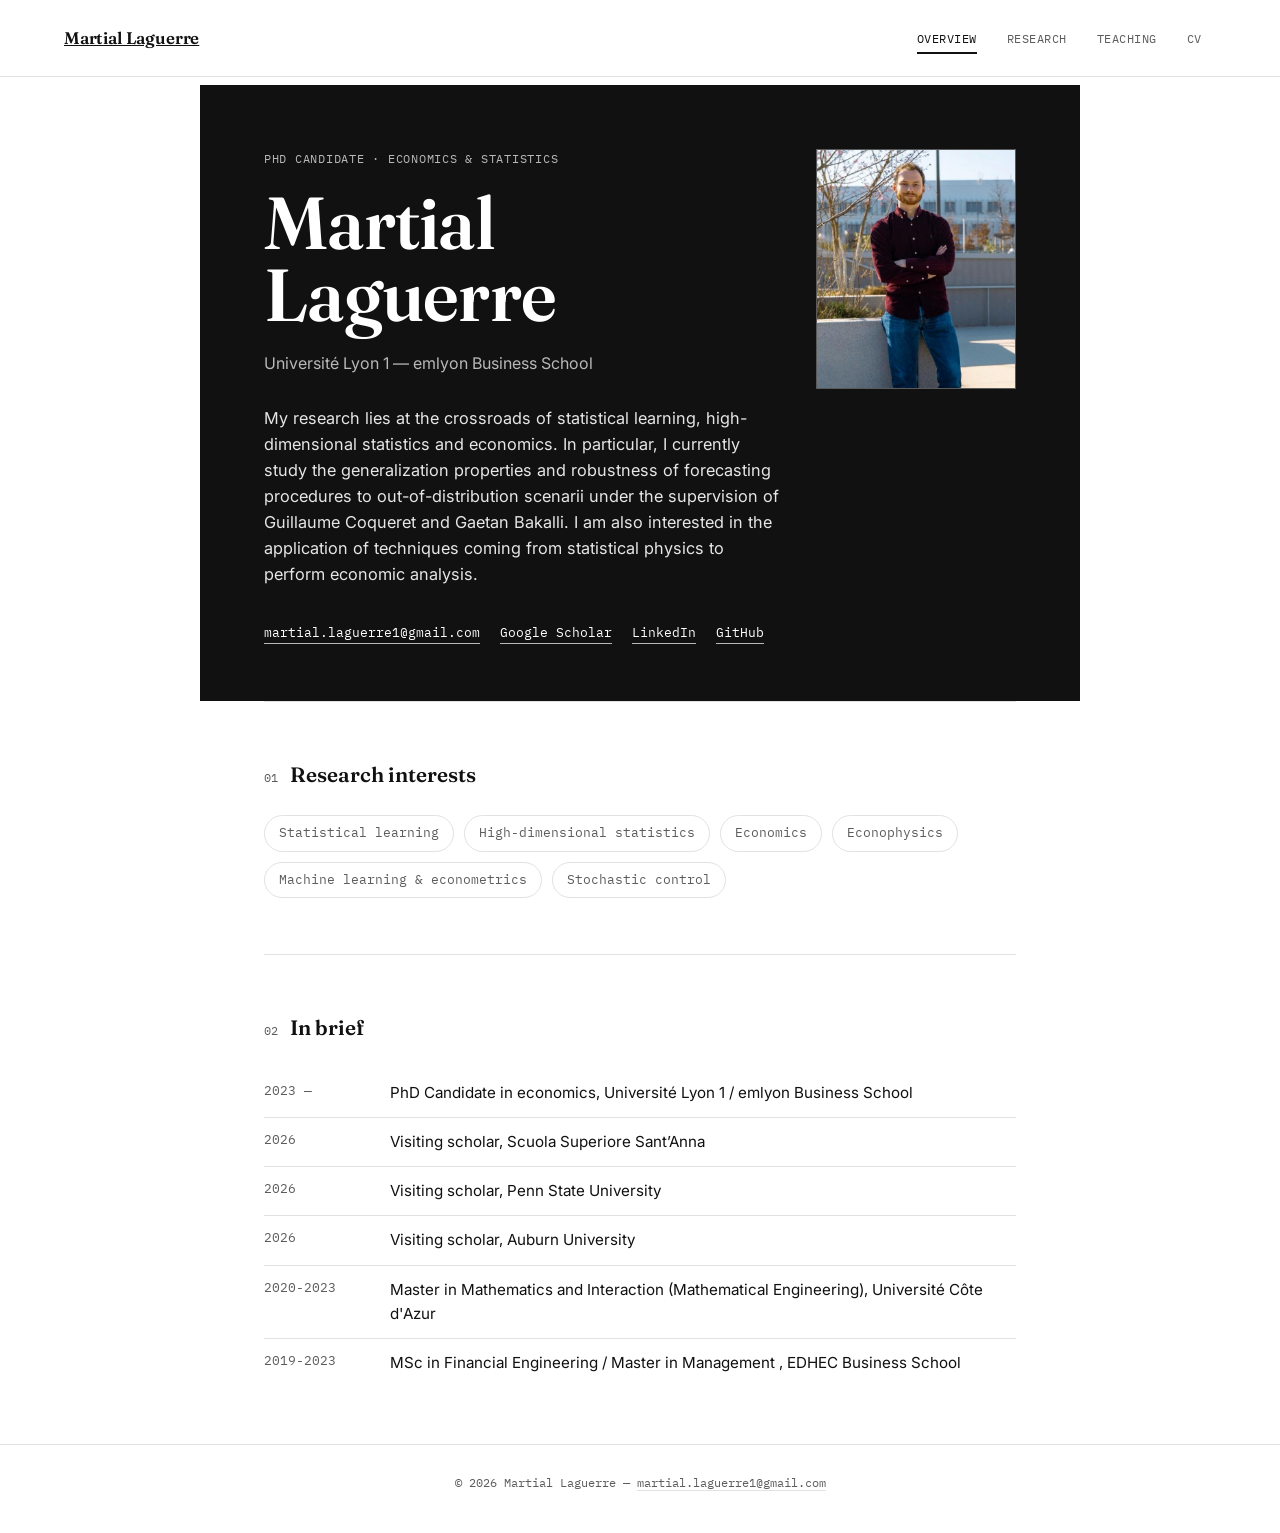
<file: index.html>
<!DOCTYPE html>
<html lang="fr">
<head>
<meta charset="UTF-8">
<meta name="viewport" content="width=device-width, initial-scale=1.0">
<title>Martial Laguerre — PhD candidate in economics </title>
<meta name="description" content="Martial Laguerre website, PhD candidate in economics — Université Lyon 1 / emlyon Business School.">
<link rel="preconnect" href="https://fonts.googleapis.com">
<link rel="preconnect" href="https://fonts.gstatic.com" crossorigin>
<link href="https://fonts.googleapis.com/css2?family=Fraunces:ital,opsz,wght@0,9..144,400;0,9..144,600;1,9..144,500&family=Inter:wght@400;500;600&family=IBM+Plex+Mono:wght@400;500&display=swap" rel="stylesheet">
<link rel="stylesheet" href="style.css">
<meta name="google-site-verification" content="WIqrWEKeWeP2CyR564sDtpao_FhAvG-zOaLNSIDW3mU" />
</head>
<body>

<header class="site-header">
  <a class="brand" href="#presentation" data-tab-link="presentation">
    <span class="brand-name">Martial Laguerre</span>
  </a>
  <nav class="tabs" role="tablist" aria-label="Navigation principale">
    <button class="tab-link is-active" role="tab" aria-selected="true" data-tab-link="presentation">Overview</button>
    <button class="tab-link" role="tab" aria-selected="false" data-tab-link="publications">Research</button>
    <button class="tab-link" role="tab" aria-selected="false" data-tab-link="enseignement">Teaching</button>
    <button class="tab-link" role="tab" aria-selected="false" data-tab-link="cv">CV</button>
  </nav>
  <button class="nav-toggle" aria-label="Ouvrir le menu" aria-expanded="false">
    <span></span><span></span><span></span>
  </button>
</header>

<main>

  <!-- ============ PRESENTATION ============ -->
  <section id="presentation" class="tab-panel is-active" role="tabpanel">

    <div class="hero">
      <svg class="hero-fig" viewBox="0 0 520 320" aria-hidden="true">
        <!-- axes -->
        <line x1="40" y1="270" x2="480" y2="270" class="fig-axis"></line>
        <line x1="40" y1="270" x2="40" y2="30" class="fig-axis"></line>
        <!-- scatter -->
      </svg>

      <img class="hero-photo" src="pp_site.jpeg" alt="Portrait of Martial Laguerre">

      <p class="eyebrow">PhD candidate · Economics &amp; Statistics</p>
      <h1 class="hero-name">Martial<br>Laguerre</h1>
      <p class="hero-affiliation">Université Lyon 1 — emlyon Business School</p>

      <p class="hero-intro">
        <!-- MODIFIER : remplace ce paragraphe par une présentation de 3–4 lignes de ton sujet de thèse et de ton parcours. -->
        My research lies at the crossroads of statistical learning, high-dimensional statistics and economics. In particular, I currently study the generalization properties and robustness of forecasting procedures to out-of-distribution scenarii under the supervision of Guillaume Coqueret and Gaetan Bakalli. I am also interested in the application of techniques coming from statistical physics to perform economic analysis.  
      </p>

      <ul class="contact-row">
        <li><a href="mailto:martial.laguerre1@gmail.com">martial.laguerre1@gmail.com</a></li>
        <li><a href="https://scholar.google.com/citations?user=aTxos0YAAAAJ&hl=en" target="_blank" rel="noopener">Google Scholar</a></li>
        <li><a href="https://www.linkedin.com/in/martial-laguerre-2125511a0/" target="_blank" rel="noopener">LinkedIn</a></li>
        <li><a href="https://github.com/mlaguerre" target="_blank" rel="noopener">GitHub</a></li>
      </ul>
    </div>

    <div class="section-block">
      <h2 class="block-title"><span class="block-index">01</span>Research interests</h2>
      <ul class="tag-list">
        <!-- MODIFIER : adapte la liste de mots-clés à ton sujet -->
        <li>Statistical learning</li>
        <li>High-dimensional statistics</li>
        <li>Economics</li>
        <li>Econophysics</li>
        <li>Machine learning &amp; econometrics</li>
        <li>Stochastic control</li>
      </ul>
    </div>

    <div class="section-block">
      <h2 class="block-title"><span class="block-index">02</span>In brief</h2>
      <ul class="mini-timeline">
        <!-- MODIFIER : ajuste dates et intitulés -->
        <li><span class="mt-date">2023 —</span><span>PhD Candidate in economics, Université Lyon 1 / emlyon Business School</span></li>
        <li><span class="mt-date">2026</span><span>Visiting scholar, Scuola Superiore Sant’Anna </span></li>
        <li><span class="mt-date">2026</span><span>Visiting scholar, Penn State University </span></li>
        <li><span class="mt-date">2026</span><span>Visiting scholar, Auburn University </span></li>
        <li><span class="mt-date">2020-2023</span><span>Master in Mathematics and Interaction (Mathematical Engineering), Université Côte d'Azur</span></li>
        <li><span class="mt-date">2019-2023</span><span>MSc in Financial Engineering / Master in Management , EDHEC Business School</span></li>
      </ul>
    </div>

  </section>

  <!-- ============ PUBLICATIONS ============ -->
  <section id="publications" class="tab-panel" role="tabpanel">
    <div class="panel-head">
      <h1>Papers</h1>
      <p class="panel-sub">Published papers, working papers and work in progress.</p>
    </div>

    <div class="filter-row" role="tablist" aria-label="Filtrer les publications">
      <button class="filter-btn is-active" data-filter="all">All</button>
      <button class="filter-btn" data-filter="published">Published</button>
      <button class="filter-btn" data-filter="working">Working paper</button>
      <button class="filter-btn" data-filter="progress">In progress</button>
    </div>

    <table class="pub-table">
      <thead>
        <tr>
          <th class="col-year">Year</th>
          <th>Title</th>
          <th class="col-status">Status</th>
        </tr>
      </thead>
      <tbody>
        <!-- MODIFIER : remplace ces exemples par tes publications réelles. Duplique une <tr> pour en ajouter. -->
        <tr data-status="working">
          <td class="col-year">2026</td>
          <td>
            <a class="pub-title" href="http://arxiv.org/abs/2610.27255" target="_blank" rel="noopener">Is sophistication a panacea? The learning capacity of random feature models for financial forecasting</a>
            <span class="pub-venue"> </span>
          </td>
          <td class="col-status"><span class="status-tag status-working">Working paper </span></td>
        </tr>
        <tr data-status="progress">
          <td class="col-year">2026</td>
          <td>
            <a class="pub-title" target="_blank" rel="noopener">Latent factor models and the Rashomon set</a>
            <span class="pub-venue"> with G. Bakalli, F. Chiaromonte, and R. Molinari</span>
          </td>
          <td class="col-status"><span class="status-tag status-working">In progress </span></td>
        </tr>
        <tr data-status="progress">
          <td class="col-year">2026</td>
          <td>
            <a class="pub-title" target="_blank" rel="noopener">New rationales for the observed investment gap</a>
            <span class="pub-venue"> with G. Bakalli, and B. Chevalier-Roignant</span>
          </td>
          <td class="col-status"><span class="status-tag status-working">In progress </span></td>
        </tr>
        <tr data-status="progress">
          <td class="col-year">2026</td>
          <td>
            <a class="pub-title" target="_blank" rel="noopener">Variance invariant portfolio construction</a>
            <span class="pub-venue"> with G. Coqueret </span>
          </td>
          <td class="col-status"><span class="status-tag status-working">In progress </span></td>
        </tr>
        <tr data-status="working">
          <td class="col-year">2025</td>
          <td>
            <a class="pub-title" href="https://arxiv.org/abs/2506.23619" target="_blank" rel="noopener">Overparametrized models with posterior drift</a>
            <span class="pub-venue">with G. Coqueret</span>
          </td>
          <td class="col-status"><span class="status-tag status-working">Working paper</span></td>
        </tr>
        <tr data-status="working">
          <td class="col-year">2024</td>
          <td>
            <a class="pub-title" href="https://www.econstor.eu/bitstream/10419/295251/1/I4R-DP122.pdf" target="_blank" rel="noopener">A comment on Safe Assets by Barro et al. (2022)</a>
            <span class="pub-venue">with G. Coqueret, M. E. Filippin, and C. Weber </span>
          </td>
          <td class="col-status"><span class="status-tag status-working">Working paper</span></td>
        </tr>
        </tr>
        <tr data-status="working">
          <td class="col-year">2023</td>
          <td>
            <a class="pub-title" href="https://papers.ssrn.com/sol3/papers.cfm?abstract_id=4517477" target="_blank" rel="noopener">Interactions in Asset Pricing</a>
            <span class="pub-venue">with G. Coqueret, G. Chevalier, and T. Raffinot </span>
          </td>
          <td class="col-status"><span class="status-tag status-working">Working paper</span></td>
        </tr>
      </tbody>
    </table>
  </section>

  <!-- ============ ENSEIGNEMENT ============ -->
  <section id="enseignement" class="tab-panel" role="tabpanel">
    <div class="panel-head">
      <h1>Teaching</h1>
      <p class="panel-sub">Courses and tutorials.</p>
    </div>

    <div class="course-list">
      <!-- MODIFIER : remplace par tes cours réels. Duplique un .course-card pour en ajouter. -->
      <article class="course-card">
        <span class="course-code">ECO-4104</span>
        <div class="course-body"> 
          <h3> <a href="https://mlaguerre.github.io/ENS-Econometrics-1/index.html"> Econometrics 1 </a> </h3>
          <p class="course-meta">M1 + M2 · ENS Lyon · 2026–</p>
          <p class="course-desc">Statistics with a focus on social sciences applications.</p>
        </div>
      </article>
      
      <article class="course-card">
        <span class="course-code">5A1F08</span>
        <div class="course-body">
          <h3>Introduction to Statistics</h3>
          <p class="course-meta">PGE · emlyon Business School · 2023–</p>
          <p class="course-desc">Introduction to statistics and applications to business cases.</p>
        </div>
      </article>

      <article class="course-card">
        <span class="course-code">4L1BEM</span>
        <div class="course-body">
          <h3>Business and Market Economics - Macroeconomics</h3>
          <p class="course-meta">BBA · emlyon Business School · 2025–</p>
          <p class="course-desc">Introduction to the foundations of macroeconomics from a business management perspective.</p>
        </div>
      </article>

      <article class="course-card">
        <span class="course-code">4A2BEM</span>
        <div class="course-body">
          <h3>Business and Market Economics - Microeconomics</h3>
          <p class="course-meta">BBA · emlyon Business School · 2026–</p>
          <p class="course-desc">Introduction to the foundations of microeconomics.</p>
        </div>
      </article>
      <article class="course-card">
        <span class="course-code">5A1F06</span>
        <div class="course-body">
          <h3>Macroeconomics</h3>
          <p class="course-meta">PGE · emlyon Business School · 2024</p>
          <p class="course-desc">Introduction to the understanding of macroeconomic outlooks.</p>
        </div>
      </article>
    </div>
  </section>

  <!-- ============ CV ============ -->
  <section id="cv" class="tab-panel" role="tabpanel">
    <div class="panel-head panel-head--cv">
      <div>
        <h1>Curriculum Vitae</h1>
        <p class="panel-sub">Last update : August 2026</p>
      </div>
      <!-- MODIFIER : dépose ton CV en PDF dans le dossier du site et adapte le lien -->
      <a class="btn-download" href="Laguerre_Martial_CV.pdf" target="_blank" rel="noopener">Download CV (PDF) ↓</a>
    </div>

    <div class="cv-grid">
      <div class="cv-col">
        <h2 class="block-title"><span class="block-index">01</span>Education</h2>
        <ul class="cv-list">
          <!-- MODIFIER -->
          <li>
            <span class="cv-date">2023 — </span>
            <span class="cv-what"><strong>PhD candidate in economics</strong><br>Université Lyon 1 / emlyon Business School</span>
          </li>
          <li>
            <span class="cv-date">2026 </span>
            <span class="cv-what"><strong>Visiting scholar</strong><br>Scuola Superiore Sant'Anna</span>
          </li>
          <li>
            <span class="cv-date">2026 </span>
            <span class="cv-what"><strong>Visiting scholar</strong><br>Penn State University</span>
          </li>
          <li>
            <span class="cv-date">2026 </span>
            <span class="cv-what"><strong>Visiting scholar</strong><br>Auburn University</span>
          </li>
          <li>
            <span class="cv-date">2020— 2023</span>
            <span class="cv-what"><strong>Master in Mathematics and Interaction (Mathematical Engineering)</strong><br>Université Côte d'Azur</span>
          </li>
          <li>
            <span class="cv-date">2019 — 2023</span>
            <span class="cv-what"><strong>Double Degree MSc in Financial Engineering / Master in Management </strong><br>EDHEC Business School</span>
          </li>
        </ul>

        <h2 class="block-title"><span class="block-index">02</span>Experience</h2>
        <ul class="cv-list">
          <!-- MODIFIER -->
          <li>
            <span class="cv-date">2023 — </span>
            <span class="cv-what"><strong>Research fellow</strong><br>emlyon Business School</span>
          </li>
          <li>
            <span class="cv-date">2022</span>
            <span class="cv-what"><strong>Quantitative Research Analyst</strong><br>Scientific Beta, Nice</span>
          </li>
        </ul>
      </div>

      <div class="cv-col">
        <h2 class="block-title"><span class="block-index">03</span>Skills</h2>
        <ul class="skill-list">
          <!-- MODIFIER -->
          <li><span>Logiciels</span><span>R, Python, MATLAB, C++, SQL & PL/SQL, Excel, LaTeX</span></li>
          <li><span>Langues</span><span>English (fluent), French (native), Spanish (fluent), Italian (beginner), German (notions).

</span></li>
        </ul>

        <h2 class="block-title"><span class="block-index">04</span>Awards  &amp; funding</h2>
        <ul class="cv-list">
          <!-- MODIFIER -->
          <li>
            <span class="cv-date">2023</span>
            <span class="cv-what">PhD contract, emlyon Business School</span>
          </li>
        </ul>
      </div>
    </div>
  </section>

</main>

<footer class="site-footer">
  <p>© 2026 Martial Laguerre — <a href="mailto:martial.laguerre1@gmail.com">martial.laguerre1@gmail.com</a></p>
</footer>

<script src="script.js"></script>
</body>
</html>
</file>
<file: style.css>
/* =========================================================
   Tokens
========================================================= */
:root{
  --bg: #ffffff;
  --ink: #111111;
  --ink-soft: #5c5c5c;
  --hairline: #e2e2e2;
  --inverse-bg: #111111;
  --inverse-ink: #ffffff;
  --inverse-soft: #b8b8b8;

  --font-display: "Fraunces", Georgia, serif;
  --font-body: "Inter", -apple-system, BlinkMacSystemFont, sans-serif;
  --font-mono: "IBM Plex Mono", ui-monospace, monospace;

  --max-w: 880px;
  --gutter: clamp(20px, 5vw, 64px);
}

*{ box-sizing: border-box; }
html{ scroll-behavior: smooth; }

body{
  margin: 0;
  background: var(--bg);
  color: var(--ink);
  font-family: var(--font-body);
  font-size: 16px;
  line-height: 1.6;
  -webkit-font-smoothing: antialiased;
}

a{ color: inherit; }

@media (prefers-reduced-motion: reduce){
  *{ animation-duration: 0.001ms !important; animation-iteration-count: 1 !important; transition-duration: 0.001ms !important; }
  html{ scroll-behavior: auto; }
}

/* =========================================================
   Header / tabs
========================================================= */
.site-header{
  position: sticky;
  top: 0;
  z-index: 50;
  display: flex;
  align-items: center;
  justify-content: space-between;
  padding: 22px var(--gutter);
  background: rgba(255,255,255,0.92);
  backdrop-filter: blur(6px);
  border-bottom: 1px solid var(--hairline);
}

.brand-name{
  font-family: var(--font-display);
  font-weight: 600;
  font-size: 1.05rem;
  letter-spacing: -0.01em;
  text-decoration: none;
}

.tabs{ display: flex; gap: 2px; }

.tab-link{
  font-family: var(--font-mono);
  font-size: 0.78rem;
  letter-spacing: 0.04em;
  text-transform: uppercase;
  background: none;
  border: none;
  color: var(--ink-soft);
  padding: 8px 14px;
  cursor: pointer;
  position: relative;
}
.tab-link:hover{ color: var(--ink); }
.tab-link.is-active{ color: var(--ink); }
.tab-link.is-active::after{
  content: "";
  position: absolute;
  left: 14px; right: 14px; bottom: 0;
  height: 2px;
  background: var(--ink);
}
.tab-link:focus-visible,
.brand:focus-visible,
.filter-btn:focus-visible,
a:focus-visible,
button:focus-visible{
  outline: 2px solid var(--ink);
  outline-offset: 3px;
}

.nav-toggle{ display: none; }

/* =========================================================
   Layout / panels
========================================================= */
main{ max-width: var(--max-w); margin: 0 auto; padding: 0 var(--gutter); }

.tab-panel{ display: none; padding-top: 8px; animation: fade-in 0.35s ease; }
.tab-panel.is-active{ display: block; }

@keyframes fade-in{
  from{ opacity: 0; transform: translateY(6px); }
  to{ opacity: 1; transform: translateY(0); }
}

.section-block{ padding: 56px 0; border-top: 1px solid var(--hairline); }

.block-title{
  display: flex;
  align-items: baseline;
  gap: 12px;
  font-family: var(--font-display);
  font-weight: 600;
  font-size: 1.3rem;
  margin: 0 0 24px;
}
.block-index{
  font-family: var(--font-mono);
  font-size: 0.75rem;
  color: var(--ink-soft);
  font-weight: 400;
}

/* =========================================================
   Hero (Presentation)
========================================================= */
.hero{
  background: var(--inverse-bg);
  color: var(--inverse-ink);
  margin: 0 calc(-1 * var(--gutter)) 0;
  padding: 64px var(--gutter) 56px;
  position: relative;
  overflow: hidden;
}

.hero-fig{
  position: absolute;
  right: -40px;
  top: 50%;
  transform: translateY(-50%);
  width: 480px;
  max-width: 60%;
  height: auto;
  opacity: 0.9;
}

.hero-photo{
  position: absolute;
  top: 64px;
  right: var(--gutter);
  width: 200px;
  height: 240px;
  object-fit: cover;
  border: 1px solid rgba(255,255,255,0.3);
  z-index: 1;
}

.eyebrow{
  font-family: var(--font-mono);
  font-size: 0.78rem;
  letter-spacing: 0.06em;
  text-transform: uppercase;
  color: var(--inverse-soft);
  margin: 0 0 18px;
  position: relative;
  z-index: 1;
}

.hero-name{
  font-family: var(--font-display);
  font-weight: 600;
  font-size: clamp(2.6rem, 7vw, 4.6rem);
  line-height: 0.98;
  letter-spacing: -0.01em;
  margin: 0 0 20px;
  position: relative;
  z-index: 1;
}

.hero-affiliation{
  font-size: 1rem;
  color: var(--inverse-soft);
  margin: 0 0 28px;
  white-space: nowrap;
  position: relative;
  z-index: 1;
}

.hero-intro{
  max-width: 52ch;
  font-size: 1.02rem;
  color: #e6e6e6;
  margin: 0 0 32px;
  position: relative;
  z-index: 1;
}

.contact-row{
  list-style: none;
  display: flex;
  flex-wrap: wrap;
  gap: 20px;
  margin: 0;
  padding: 0;
  position: relative;
  z-index: 1;
}
.contact-row a{
  font-family: var(--font-mono);
  font-size: 0.82rem;
  text-decoration: none;
  border-bottom: 1px solid var(--inverse-soft);
  padding-bottom: 2px;
}
.contact-row a:hover{ border-color: var(--inverse-ink); }

/* =========================================================
   Tags / mini timeline (Presentation)
========================================================= */
.tag-list{
  list-style: none;
  display: flex;
  flex-wrap: wrap;
  gap: 10px;
  margin: 0; padding: 0;
}
.tag-list li{
  font-family: var(--font-mono);
  font-size: 0.8rem;
  border: 1px solid var(--hairline);
  border-radius: 999px;
  padding: 7px 14px;
  color: var(--ink-soft);
}

.mini-timeline{ list-style: none; margin: 0; padding: 0; }
.mini-timeline li{
  display: grid;
  grid-template-columns: 110px 1fr;
  gap: 16px;
  padding: 12px 0;
  border-top: 1px solid var(--hairline);
  font-size: 0.95rem;
}
.mini-timeline li:first-child{ border-top: none; }
.mt-date{ font-family: var(--font-mono); font-size: 0.8rem; color: var(--ink-soft); }

/* =========================================================
   Panel head (Publications / Enseignement / CV)
========================================================= */
.panel-head{ padding: 56px 0 32px; }
.panel-head h1{
  font-family: var(--font-display);
  font-weight: 600;
  font-size: clamp(2rem, 5vw, 2.8rem);
  margin: 0 0 8px;
  letter-spacing: -0.01em;
}
.panel-sub{ color: var(--ink-soft); margin: 0; }

.panel-head--cv{
  display: flex;
  align-items: flex-end;
  justify-content: space-between;
  gap: 24px;
  flex-wrap: wrap;
}

.btn-download{
  font-family: var(--font-mono);
  font-size: 0.82rem;
  text-decoration: none;
  border: 1px solid var(--ink);
  padding: 10px 18px;
  white-space: nowrap;
  transition: background 0.15s ease, color 0.15s ease;
}
.btn-download:hover{ background: var(--ink); color: var(--bg); }

/* =========================================================
   Publications table
========================================================= */
.filter-row{ display: flex; gap: 8px; margin-bottom: 28px; flex-wrap: wrap; }
.filter-btn{
  font-family: var(--font-mono);
  font-size: 0.76rem;
  letter-spacing: 0.03em;
  text-transform: uppercase;
  background: none;
  border: 1px solid var(--hairline);
  padding: 7px 14px;
  cursor: pointer;
  color: var(--ink-soft);
}
.filter-btn.is-active{ border-color: var(--ink); color: var(--ink); }

.pub-table{
  width: 100%;
  border-collapse: collapse;
  margin-bottom: 64px;
}
.pub-table thead th{
  text-align: left;
  font-family: var(--font-mono);
  font-size: 0.72rem;
  letter-spacing: 0.05em;
  text-transform: uppercase;
  color: var(--ink-soft);
  font-weight: 500;
  padding: 0 12px 12px;
  border-bottom: 1px solid var(--ink);
}
.pub-table tbody tr{ border-bottom: 1px solid var(--hairline); }
.pub-table tbody tr.is-hidden{ display: none; }
.pub-table td{ padding: 18px 12px; vertical-align: top; }
.col-year{ font-family: var(--font-mono); font-size: 0.85rem; color: var(--ink-soft); width: 70px; }
.col-status{ width: 140px; text-align: right; }

.pub-title{
  display: block;
  font-family: var(--font-display);
  font-size: 1.05rem;
  text-decoration: none;
  margin-bottom: 4px;
}
.pub-title:hover{ text-decoration: underline; }
.pub-title--nolink{ cursor: default; }
.pub-venue{ display: block; font-size: 0.85rem; color: var(--ink-soft); }

.status-tag{
  font-family: var(--font-mono);
  font-size: 0.72rem;
  padding: 4px 10px;
  border-radius: 999px;
  border: 1px solid var(--hairline);
  color: var(--ink-soft);
  white-space: nowrap;
}
.status-published{ border-color: var(--ink); color: var(--ink); }

/* =========================================================
   Teaching cards
========================================================= */
.course-list{ padding-bottom: 64px; }
.course-card{
  display: grid;
  grid-template-columns: 100px 1fr;
  gap: 20px;
  padding: 26px 0;
  border-top: 1px solid var(--hairline);
}
.course-list .course-card:last-child{ border-bottom: 1px solid var(--hairline); }

.course-code{
  font-family: var(--font-mono);
  font-size: 0.8rem;
  color: var(--ink-soft);
  border: 1px solid var(--hairline);
  padding: 4px 8px;
  height: fit-content;
  white-space: nowrap;
}
.course-body h3{
  font-family: var(--font-display);
  font-size: 1.15rem;
  margin: 0 0 6px;
}
.course-meta{ font-size: 0.85rem; color: var(--ink-soft); margin: 0 0 10px; }
.course-desc{ margin: 0; max-width: 60ch; }

/* =========================================================
   CV
========================================================= */
.cv-grid{
  display: grid;
  grid-template-columns: 1fr 1fr;
  gap: 56px;
  padding-bottom: 64px;
}

.cv-list{ list-style: none; margin: 0 0 48px; padding: 0; }
.cv-list li{
  display: grid;
  grid-template-columns: 110px 1fr;
  gap: 16px;
  padding: 14px 0;
  border-top: 1px solid var(--hairline);
  font-size: 0.92rem;
}
.cv-list li:first-child{ border-top: none; }
.cv-date{ font-family: var(--font-mono); font-size: 0.78rem; color: var(--ink-soft); }
.cv-what strong{ font-weight: 600; }

.skill-list{ list-style: none; margin: 0 0 48px; padding: 0; }
.skill-list li{
  display: grid;
  grid-template-columns: 100px 1fr;
  gap: 16px;
  padding: 12px 0;
  border-top: 1px solid var(--hairline);
  font-size: 0.9rem;
}
.skill-list li:first-child{ border-top: none; }
.skill-list li span:first-child{ font-family: var(--font-mono); font-size: 0.75rem; color: var(--ink-soft); }

/* =========================================================
   Footer
========================================================= */
.site-footer{
  border-top: 1px solid var(--hairline);
  padding: 28px var(--gutter) 40px;
  text-align: center;
}
.site-footer p{
  font-family: var(--font-mono);
  font-size: 0.78rem;
  color: var(--ink-soft);
  margin: 0;
}
.site-footer a{ text-decoration: none; border-bottom: 1px solid var(--hairline); }

/* =========================================================
   Responsive
========================================================= */
@media (max-width: 720px){
  .site-header{ padding: 16px var(--gutter); }
  .tabs{
    position: fixed;
    top: 64px; left: 0; right: 0;
    background: var(--bg);
    border-bottom: 1px solid var(--hairline);
    flex-direction: column;
    padding: 8px var(--gutter) 16px;
    display: none;
  }
  .tabs.is-open{ display: flex; }
  .tab-link{ text-align: left; padding: 12px 0; }
  .tab-link.is-active::after{ left: 0; right: auto; width: 24px; bottom: 6px; }

  .nav-toggle{
    display: flex;
    flex-direction: column;
    gap: 4px;
    background: none;
    border: none;
    cursor: pointer;
    padding: 6px;
  }
  .nav-toggle span{ width: 20px; height: 1.5px; background: var(--ink); }

  .hero-fig{ display: none; }
  .hero-photo{ display: none; }
  .hero{ padding: 48px var(--gutter) 40px; }
  .hero-affiliation{ white-space: normal; }

  .mini-timeline li,
  .cv-list li,
  .skill-list li{ grid-template-columns: 1fr; gap: 4px; }

  .cv-grid{ grid-template-columns: 1fr; gap: 8px; }

  .course-card{ grid-template-columns: 1fr; gap: 10px; }

  .pub-table thead{ display: none; }
  .pub-table, .pub-table tbody, .pub-table tr, .pub-table td{ display: block; width: 100%; }
  .pub-table tr{ padding: 18px 0; }
  .col-status{ text-align: left; margin-top: 8px; }
  .col-year{ margin-bottom: 6px; }

  .panel-head--cv{ align-items: flex-start; flex-direction: column; }
}
</file>
